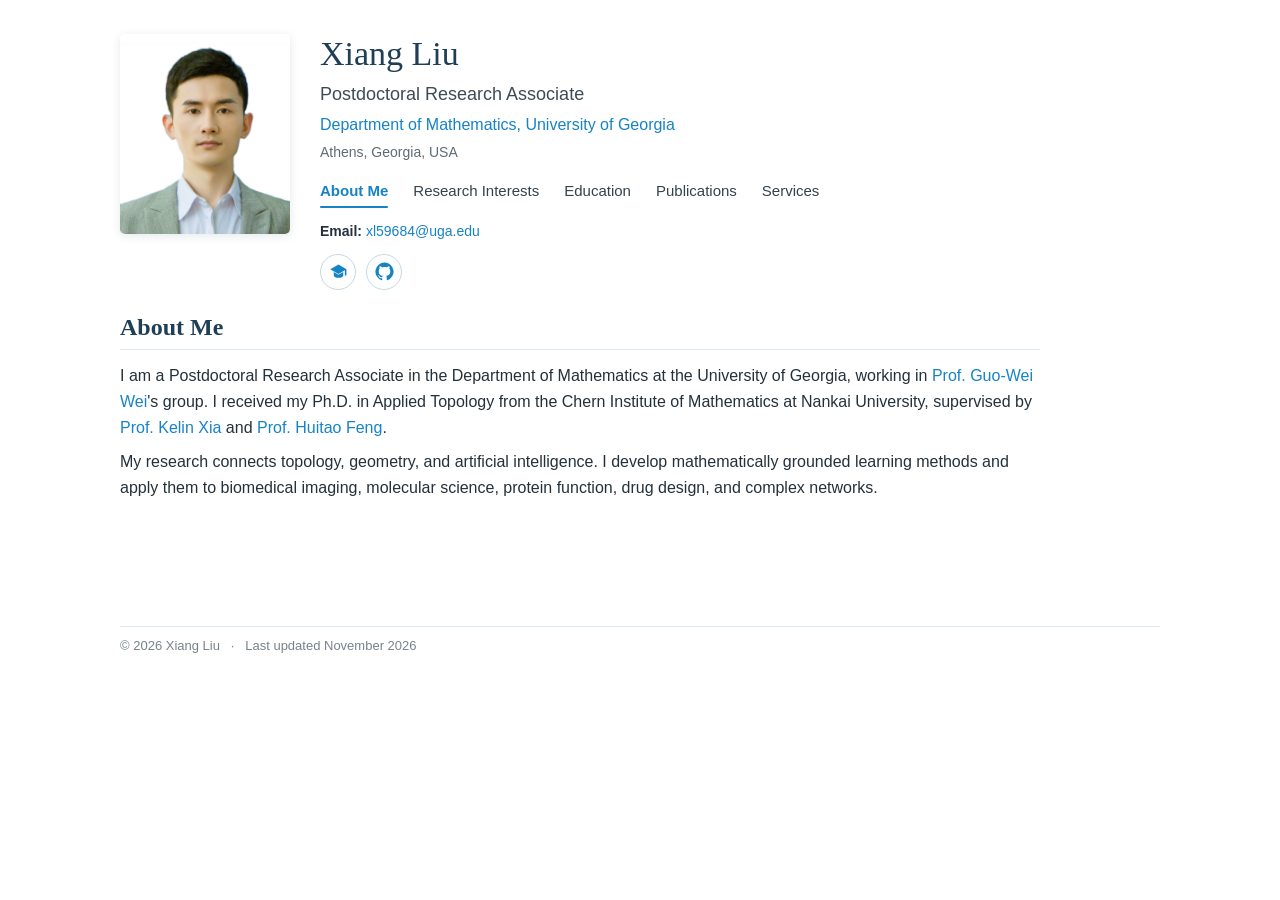
<file: site/index.html>
<!doctype html>
<html lang="en"><head><meta charset="utf-8"><meta name="viewport" content="width=device-width,initial-scale=1">
<title>About Me | Xiang Liu</title><meta name="description" content="Xiang Liu is a Postdoctoral Research Associate in the Department of Mathematics at the University of Georgia, working in topological data analysis, topological deep learning, mathematical AI, and AI for science.">
<link rel="stylesheet" href="style.css?v=20260721-1"></head>
<body><main class="page"><section class="profile" id="home">
  <img class="portrait" src="avatar.jpg" alt="Xiang Liu">
  <div class="identity">
    <h1>Xiang Liu</h1>
    <p class="role">Postdoctoral Research Associate</p>
    <p><a href="https://www.math.uga.edu/">Department of Mathematics, University of Georgia</a></p>
    <p class="location">Athens, Georgia, USA</p>
    <nav aria-label="Primary navigation">
<a href="index.html" data-page="about" class="active" aria-current="page">About Me</a>
<a href="research.html" data-page="research">Research Interests</a>
<a href="education.html" data-page="education">Education</a>
<a href="publications.html" data-page="publications">Publications</a>
<a href="services.html" data-page="services">Services</a>
</nav>
    <p class="contact"><b>Email:</b> <a href="mailto:xl59684@uga.edu">xl59684@uga.edu</a></p>
    <div class="profile-icons" aria-label="Academic profiles">
<a href="https://scholar.google.com/citations?user=dQ2GJ_IAAAAJ&hl=en" aria-label="Google Scholar" title="Google Scholar"><svg viewBox="0 0 24 24" aria-hidden="true"><path d="M12 3 1.5 9 12 15l8-4.57V17h2V9L12 3Zm-6 9.75V17c0 1.7 3 3 6 3s6-1.3 6-3v-4.25L12 16.2 6 12.75Z"/></svg></a>
<a href="https://github.com/LiuXiangMath" aria-label="GitHub" title="GitHub"><svg viewBox="0 0 24 24" aria-hidden="true"><path d="M12 .7A11.5 11.5 0 0 0 8.36 23.1c.58.1.79-.25.79-.56v-2.03c-3.22.7-3.9-1.37-3.9-1.37-.52-1.34-1.28-1.7-1.28-1.7-1.05-.72.08-.71.08-.71 1.16.08 1.77 1.19 1.77 1.19 1.03 1.77 2.7 1.26 3.36.96.1-.75.4-1.26.73-1.55-2.57-.29-5.27-1.29-5.27-5.73 0-1.27.45-2.3 1.19-3.11-.12-.29-.52-1.47.11-3.07 0 0 .97-.31 3.16 1.19A10.96 10.96 0 0 1 12 6.22c.98 0 1.95.13 2.86.39 2.2-1.5 3.16-1.19 3.16-1.19.63 1.6.23 2.78.11 3.07.74.81 1.19 1.84 1.19 3.11 0 4.45-2.71 5.43-5.29 5.72.42.36.79 1.07.79 2.16v3.06c0 .31.21.67.8.56A11.5 11.5 0 0 0 12 .7Z"/></svg></a>
</div>
  </div>
</section>
<div class="page-content"><section id="about"><h2>About Me</h2>
<p>I am a Postdoctoral Research Associate in the Department of Mathematics at the University of Georgia, working in <a href="https://guowei-uga.github.io/">Prof. Guo-Wei Wei</a>'s group. I received my Ph.D. in Applied Topology from the Chern Institute of Mathematics at Nankai University, supervised by <a href="https://personal.ntu.edu.sg/XIAKELIN/index.html">Prof. Kelin Xia</a> and <a href="https://msrc.cqut.edu.cn/info/1018/1015.htm">Prof. Huitao Feng</a>.</p>
<p>My research connects topology, geometry, and artificial intelligence. I develop mathematically grounded learning methods and apply them to biomedical imaging, molecular science, protein function, drug design, and complex networks.</p>
</section></div>
<footer><hr><p>© 2026 Xiang Liu &nbsp; · &nbsp; Last updated November 2026</p></footer>
</main></body></html>
</file>
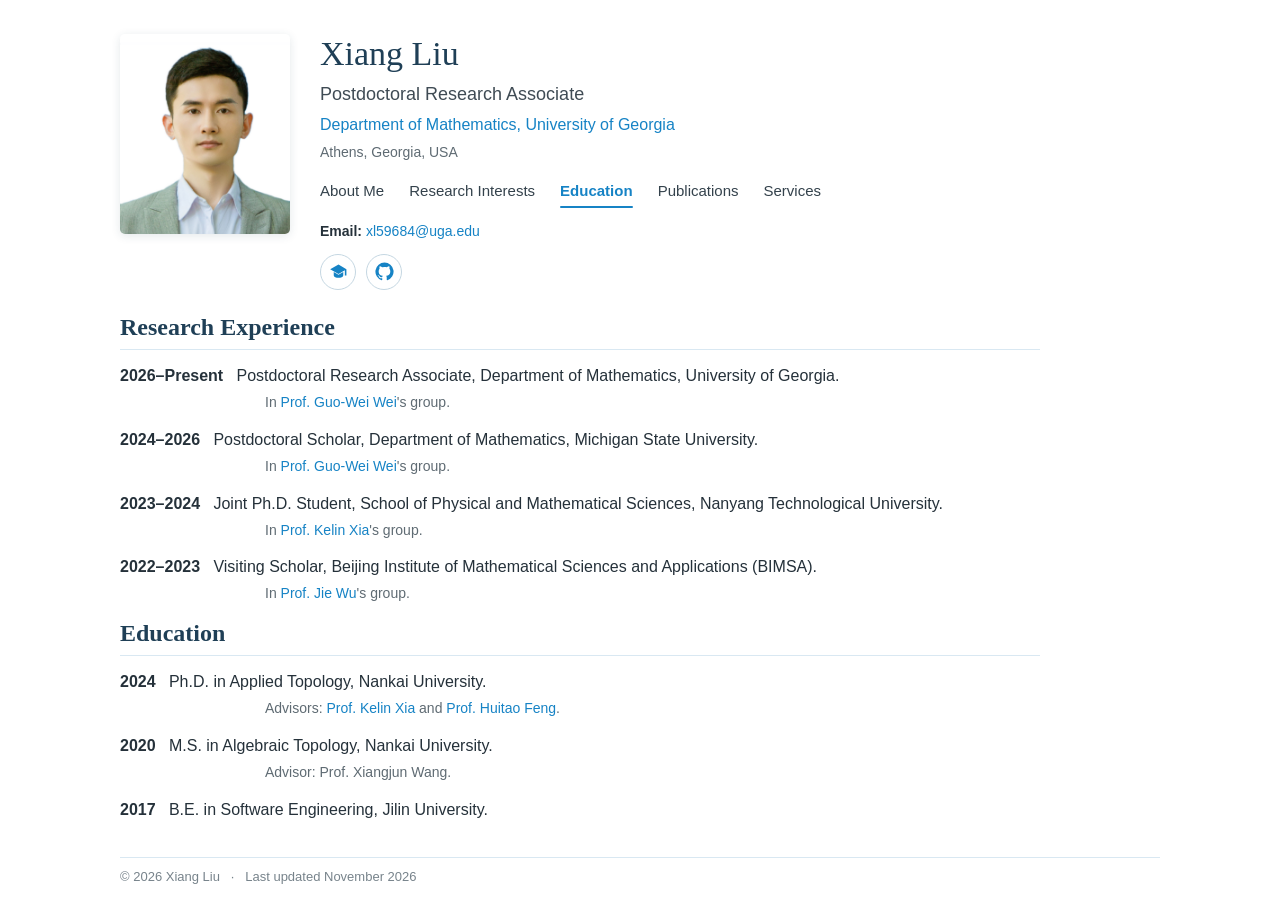
<file: site/education.html>
<!doctype html>
<html lang="en"><head><meta charset="utf-8"><meta name="viewport" content="width=device-width,initial-scale=1">
<title>Education | Xiang Liu</title><meta name="description" content="Xiang Liu is a Postdoctoral Research Associate in the Department of Mathematics at the University of Georgia, working in topological data analysis, topological deep learning, mathematical AI, and AI for science.">
<link rel="stylesheet" href="style.css?v=20260721-1"></head>
<body><main class="page"><section class="profile" id="home">
  <img class="portrait" src="avatar.jpg" alt="Xiang Liu">
  <div class="identity">
    <h1>Xiang Liu</h1>
    <p class="role">Postdoctoral Research Associate</p>
    <p><a href="https://www.math.uga.edu/">Department of Mathematics, University of Georgia</a></p>
    <p class="location">Athens, Georgia, USA</p>
    <nav aria-label="Primary navigation">
<a href="index.html" data-page="about">About Me</a>
<a href="research.html" data-page="research">Research Interests</a>
<a href="education.html" data-page="education" class="active" aria-current="page">Education</a>
<a href="publications.html" data-page="publications">Publications</a>
<a href="services.html" data-page="services">Services</a>
</nav>
    <p class="contact"><b>Email:</b> <a href="mailto:xl59684@uga.edu">xl59684@uga.edu</a></p>
    <div class="profile-icons" aria-label="Academic profiles">
<a href="https://scholar.google.com/citations?user=dQ2GJ_IAAAAJ&hl=en" aria-label="Google Scholar" title="Google Scholar"><svg viewBox="0 0 24 24" aria-hidden="true"><path d="M12 3 1.5 9 12 15l8-4.57V17h2V9L12 3Zm-6 9.75V17c0 1.7 3 3 6 3s6-1.3 6-3v-4.25L12 16.2 6 12.75Z"/></svg></a>
<a href="https://github.com/LiuXiangMath" aria-label="GitHub" title="GitHub"><svg viewBox="0 0 24 24" aria-hidden="true"><path d="M12 .7A11.5 11.5 0 0 0 8.36 23.1c.58.1.79-.25.79-.56v-2.03c-3.22.7-3.9-1.37-3.9-1.37-.52-1.34-1.28-1.7-1.28-1.7-1.05-.72.08-.71.08-.71 1.16.08 1.77 1.19 1.77 1.19 1.03 1.77 2.7 1.26 3.36.96.1-.75.4-1.26.73-1.55-2.57-.29-5.27-1.29-5.27-5.73 0-1.27.45-2.3 1.19-3.11-.12-.29-.52-1.47.11-3.07 0 0 .97-.31 3.16 1.19A10.96 10.96 0 0 1 12 6.22c.98 0 1.95.13 2.86.39 2.2-1.5 3.16-1.19 3.16-1.19.63 1.6.23 2.78.11 3.07.74.81 1.19 1.84 1.19 3.11 0 4.45-2.71 5.43-5.29 5.72.42.36.79 1.07.79 2.16v3.06c0 .31.21.67.8.56A11.5 11.5 0 0 0 12 .7Z"/></svg></a>
</div>
  </div>
</section>
<div class="page-content"><section id="education"><h2>Research Experience</h2>
<ul class="dated">
<li><b>2026–Present</b> &nbsp; Postdoctoral Research Associate, Department of Mathematics, University of Georgia.<br><span>In <a href="https://guowei-uga.github.io/">Prof. Guo-Wei Wei</a>'s group.</span></li>
<li><b>2024–2026</b> &nbsp; Postdoctoral Scholar, Department of Mathematics, Michigan State University.<br><span>In <a href="https://guowei-uga.github.io/">Prof. Guo-Wei Wei</a>'s group.</span></li>
<li><b>2023–2024</b> &nbsp; Joint Ph.D. Student, School of Physical and Mathematical Sciences, Nanyang Technological University.<br><span>In <a href="https://personal.ntu.edu.sg/XIAKELIN/index.html">Prof. Kelin Xia</a>'s group.</span></li>
<li><b>2022–2023</b> &nbsp; Visiting Scholar, Beijing Institute of Mathematical Sciences and Applications (BIMSA).<br><span>In <a href="https://www.bimsa.cn/detail/jiewu.html">Prof. Jie Wu</a>'s group.</span></li>
</ul>
<h2 class="subsection-title">Education</h2>
<ul class="dated">
<li><b>2024</b> &nbsp; Ph.D. in Applied Topology, Nankai University.<br><span>Advisors: <a href="https://personal.ntu.edu.sg/XIAKELIN/index.html">Prof. Kelin Xia</a> and <a href="https://math.nankai.edu.cn/2016/1112/c5621a49486/page.htm">Prof. Huitao Feng</a>.</span></li>
<li><b>2020</b> &nbsp; M.S. in Algebraic Topology, Nankai University.<br><span>Advisor: Prof. Xiangjun Wang.</span></li>
<li><b>2017</b> &nbsp; B.E. in Software Engineering, Jilin University.</li>
</ul>
</section></div>
<footer><hr><p>© 2026 Xiang Liu &nbsp; · &nbsp; Last updated November 2026</p></footer>
</main></body></html>
</file>
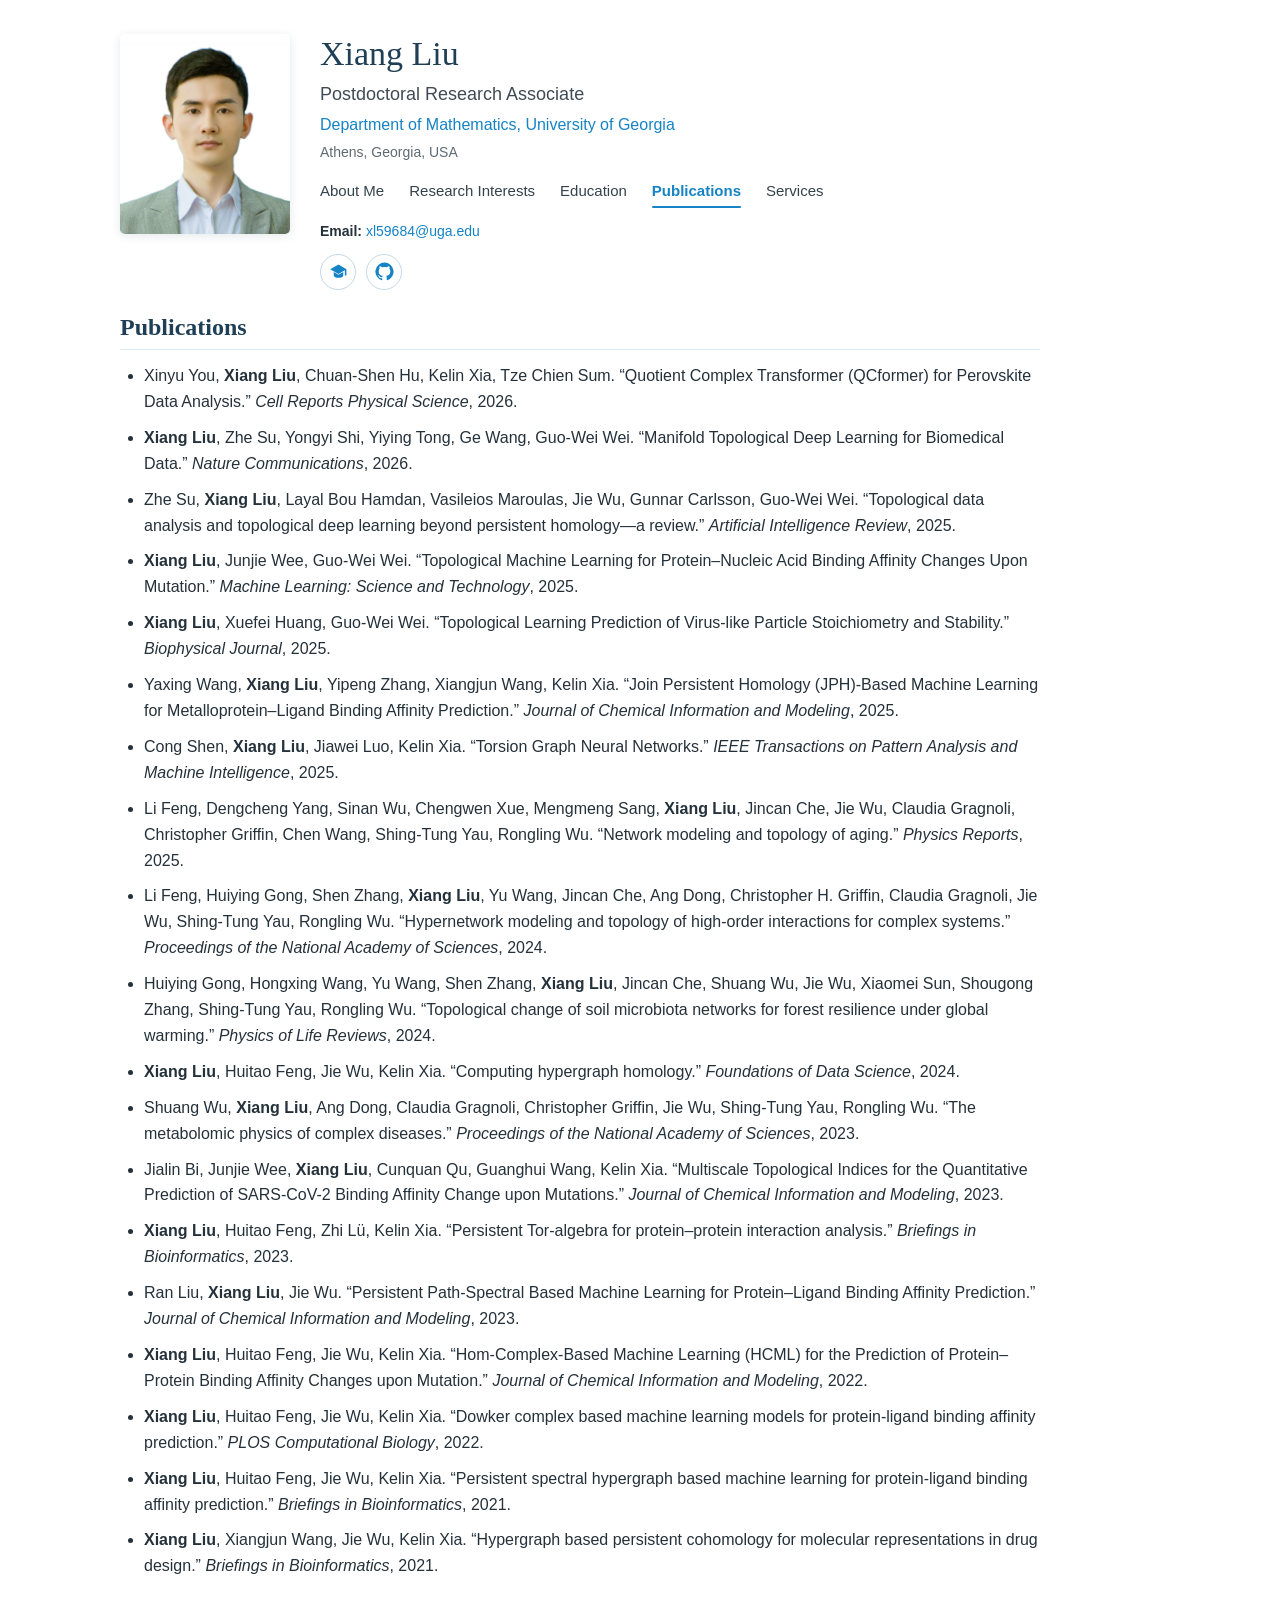
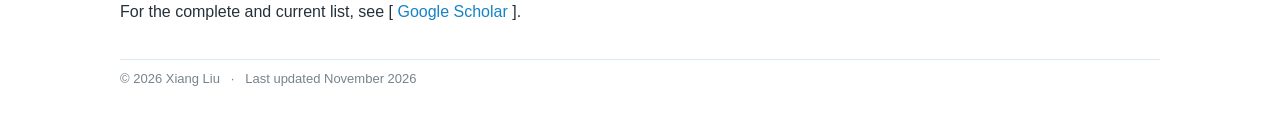
<file: site/publications.html>
<!doctype html>
<html lang="en"><head><meta charset="utf-8"><meta name="viewport" content="width=device-width,initial-scale=1">
<title>Publications | Xiang Liu</title><meta name="description" content="Xiang Liu is a Postdoctoral Research Associate in the Department of Mathematics at the University of Georgia, working in topological data analysis, topological deep learning, mathematical AI, and AI for science.">
<link rel="stylesheet" href="style.css?v=20260721-1"></head>
<body><main class="page"><section class="profile" id="home">
  <img class="portrait" src="avatar.jpg" alt="Xiang Liu">
  <div class="identity">
    <h1>Xiang Liu</h1>
    <p class="role">Postdoctoral Research Associate</p>
    <p><a href="https://www.math.uga.edu/">Department of Mathematics, University of Georgia</a></p>
    <p class="location">Athens, Georgia, USA</p>
    <nav aria-label="Primary navigation">
<a href="index.html" data-page="about">About Me</a>
<a href="research.html" data-page="research">Research Interests</a>
<a href="education.html" data-page="education">Education</a>
<a href="publications.html" data-page="publications" class="active" aria-current="page">Publications</a>
<a href="services.html" data-page="services">Services</a>
</nav>
    <p class="contact"><b>Email:</b> <a href="mailto:xl59684@uga.edu">xl59684@uga.edu</a></p>
    <div class="profile-icons" aria-label="Academic profiles">
<a href="https://scholar.google.com/citations?user=dQ2GJ_IAAAAJ&hl=en" aria-label="Google Scholar" title="Google Scholar"><svg viewBox="0 0 24 24" aria-hidden="true"><path d="M12 3 1.5 9 12 15l8-4.57V17h2V9L12 3Zm-6 9.75V17c0 1.7 3 3 6 3s6-1.3 6-3v-4.25L12 16.2 6 12.75Z"/></svg></a>
<a href="https://github.com/LiuXiangMath" aria-label="GitHub" title="GitHub"><svg viewBox="0 0 24 24" aria-hidden="true"><path d="M12 .7A11.5 11.5 0 0 0 8.36 23.1c.58.1.79-.25.79-.56v-2.03c-3.22.7-3.9-1.37-3.9-1.37-.52-1.34-1.28-1.7-1.28-1.7-1.05-.72.08-.71.08-.71 1.16.08 1.77 1.19 1.77 1.19 1.03 1.77 2.7 1.26 3.36.96.1-.75.4-1.26.73-1.55-2.57-.29-5.27-1.29-5.27-5.73 0-1.27.45-2.3 1.19-3.11-.12-.29-.52-1.47.11-3.07 0 0 .97-.31 3.16 1.19A10.96 10.96 0 0 1 12 6.22c.98 0 1.95.13 2.86.39 2.2-1.5 3.16-1.19 3.16-1.19.63 1.6.23 2.78.11 3.07.74.81 1.19 1.84 1.19 3.11 0 4.45-2.71 5.43-5.29 5.72.42.36.79 1.07.79 2.16v3.06c0 .31.21.67.8.56A11.5 11.5 0 0 0 12 .7Z"/></svg></a>
</div>
  </div>
</section>
<div class="page-content"><section id="publications"><h2>Publications</h2>
<ul class="publication-list">
<li>Xinyu You, <b>Xiang Liu</b>, Chuan-Shen Hu, Kelin Xia, Tze Chien Sum. “Quotient Complex Transformer (QCformer) for Perovskite Data Analysis.” <i>Cell Reports Physical Science</i>, 2026.</li>
<li><b>Xiang Liu</b>, Zhe Su, Yongyi Shi, Yiying Tong, Ge Wang, Guo-Wei Wei. “Manifold Topological Deep Learning for Biomedical Data.” <i>Nature Communications</i>, 2026.</li>
<li>Zhe Su, <b>Xiang Liu</b>, Layal Bou Hamdan, Vasileios Maroulas, Jie Wu, Gunnar Carlsson, Guo-Wei Wei. “Topological data analysis and topological deep learning beyond persistent homology—a review.” <i>Artificial Intelligence Review</i>, 2025.</li>
<li><b>Xiang Liu</b>, Junjie Wee, Guo-Wei Wei. “Topological Machine Learning for Protein–Nucleic Acid Binding Affinity Changes Upon Mutation.” <i>Machine Learning: Science and Technology</i>, 2025.</li>
<li><b>Xiang Liu</b>, Xuefei Huang, Guo-Wei Wei. “Topological Learning Prediction of Virus-like Particle Stoichiometry and Stability.” <i>Biophysical Journal</i>, 2025.</li>
<li>Yaxing Wang, <b>Xiang Liu</b>, Yipeng Zhang, Xiangjun Wang, Kelin Xia. “Join Persistent Homology (JPH)-Based Machine Learning for Metalloprotein–Ligand Binding Affinity Prediction.” <i>Journal of Chemical Information and Modeling</i>, 2025.</li>
<li>Cong Shen, <b>Xiang Liu</b>, Jiawei Luo, Kelin Xia. “Torsion Graph Neural Networks.” <i>IEEE Transactions on Pattern Analysis and Machine Intelligence</i>, 2025.</li>
<li>Li Feng, Dengcheng Yang, Sinan Wu, Chengwen Xue, Mengmeng Sang, <b>Xiang Liu</b>, Jincan Che, Jie Wu, Claudia Gragnoli, Christopher Griffin, Chen Wang, Shing-Tung Yau, Rongling Wu. “Network modeling and topology of aging.” <i>Physics Reports</i>, 2025.</li>
<li>Li Feng, Huiying Gong, Shen Zhang, <b>Xiang Liu</b>, Yu Wang, Jincan Che, Ang Dong, Christopher H. Griffin, Claudia Gragnoli, Jie Wu, Shing-Tung Yau, Rongling Wu. “Hypernetwork modeling and topology of high-order interactions for complex systems.” <i>Proceedings of the National Academy of Sciences</i>, 2024.</li>
<li>Huiying Gong, Hongxing Wang, Yu Wang, Shen Zhang, <b>Xiang Liu</b>, Jincan Che, Shuang Wu, Jie Wu, Xiaomei Sun, Shougong Zhang, Shing-Tung Yau, Rongling Wu. “Topological change of soil microbiota networks for forest resilience under global warming.” <i>Physics of Life Reviews</i>, 2024.</li>
<li><b>Xiang Liu</b>, Huitao Feng, Jie Wu, Kelin Xia. “Computing hypergraph homology.” <i>Foundations of Data Science</i>, 2024.</li>
<li>Shuang Wu, <b>Xiang Liu</b>, Ang Dong, Claudia Gragnoli, Christopher Griffin, Jie Wu, Shing-Tung Yau, Rongling Wu. “The metabolomic physics of complex diseases.” <i>Proceedings of the National Academy of Sciences</i>, 2023.</li>
<li>Jialin Bi, Junjie Wee, <b>Xiang Liu</b>, Cunquan Qu, Guanghui Wang, Kelin Xia. “Multiscale Topological Indices for the Quantitative Prediction of SARS-CoV-2 Binding Affinity Change upon Mutations.” <i>Journal of Chemical Information and Modeling</i>, 2023.</li>
<li><b>Xiang Liu</b>, Huitao Feng, Zhi Lü, Kelin Xia. “Persistent Tor-algebra for protein–protein interaction analysis.” <i>Briefings in Bioinformatics</i>, 2023.</li>
<li>Ran Liu, <b>Xiang Liu</b>, Jie Wu. “Persistent Path-Spectral Based Machine Learning for Protein–Ligand Binding Affinity Prediction.” <i>Journal of Chemical Information and Modeling</i>, 2023.</li>
<li><b>Xiang Liu</b>, Huitao Feng, Jie Wu, Kelin Xia. “Hom-Complex-Based Machine Learning (HCML) for the Prediction of Protein–Protein Binding Affinity Changes upon Mutation.” <i>Journal of Chemical Information and Modeling</i>, 2022.</li>
<li><b>Xiang Liu</b>, Huitao Feng, Jie Wu, Kelin Xia. “Dowker complex based machine learning models for protein-ligand binding affinity prediction.” <i>PLOS Computational Biology</i>, 2022.</li>
<li><b>Xiang Liu</b>, Huitao Feng, Jie Wu, Kelin Xia. “Persistent spectral hypergraph based machine learning for protein-ligand binding affinity prediction.” <i>Briefings in Bioinformatics</i>, 2021.</li>
<li><b>Xiang Liu</b>, Xiangjun Wang, Jie Wu, Kelin Xia. “Hypergraph based persistent cohomology for molecular representations in drug design.” <i>Briefings in Bioinformatics</i>, 2021.</li>
</ul>
<p class="all-pubs">For the complete and current list, see [ <a href="https://scholar.google.com/citations?user=dQ2GJ_IAAAAJ&hl=en">Google Scholar</a> ].</p>
</section></div>
<footer><hr><p>© 2026 Xiang Liu &nbsp; · &nbsp; Last updated November 2026</p></footer>
</main></body></html>
</file>
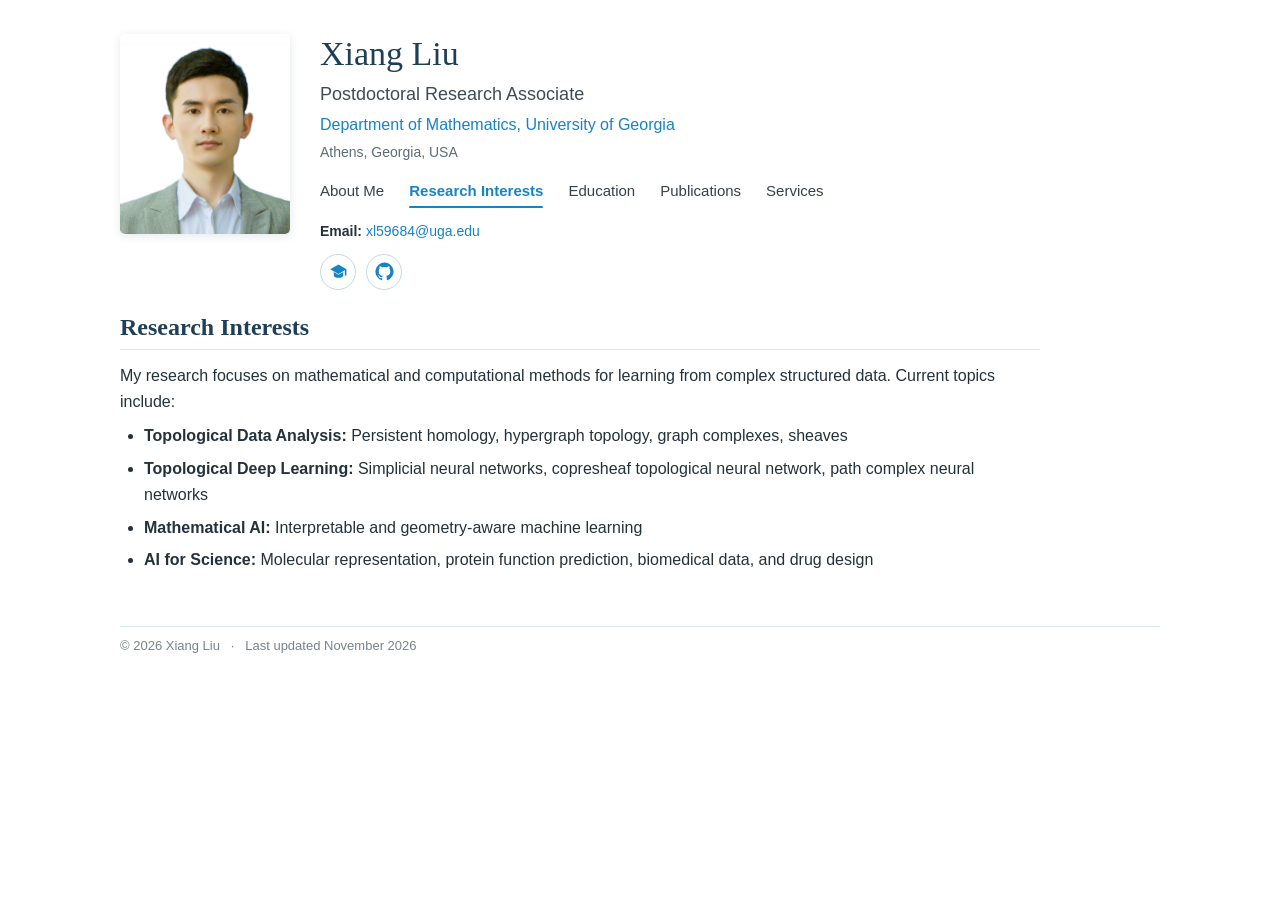
<file: site/research.html>
<!doctype html>
<html lang="en"><head><meta charset="utf-8"><meta name="viewport" content="width=device-width,initial-scale=1">
<title>Research Interests | Xiang Liu</title><meta name="description" content="Xiang Liu is a Postdoctoral Research Associate in the Department of Mathematics at the University of Georgia, working in topological data analysis, topological deep learning, mathematical AI, and AI for science.">
<link rel="stylesheet" href="style.css?v=20260721-1"></head>
<body><main class="page"><section class="profile" id="home">
  <img class="portrait" src="avatar.jpg" alt="Xiang Liu">
  <div class="identity">
    <h1>Xiang Liu</h1>
    <p class="role">Postdoctoral Research Associate</p>
    <p><a href="https://www.math.uga.edu/">Department of Mathematics, University of Georgia</a></p>
    <p class="location">Athens, Georgia, USA</p>
    <nav aria-label="Primary navigation">
<a href="index.html" data-page="about">About Me</a>
<a href="research.html" data-page="research" class="active" aria-current="page">Research Interests</a>
<a href="education.html" data-page="education">Education</a>
<a href="publications.html" data-page="publications">Publications</a>
<a href="services.html" data-page="services">Services</a>
</nav>
    <p class="contact"><b>Email:</b> <a href="mailto:xl59684@uga.edu">xl59684@uga.edu</a></p>
    <div class="profile-icons" aria-label="Academic profiles">
<a href="https://scholar.google.com/citations?user=dQ2GJ_IAAAAJ&hl=en" aria-label="Google Scholar" title="Google Scholar"><svg viewBox="0 0 24 24" aria-hidden="true"><path d="M12 3 1.5 9 12 15l8-4.57V17h2V9L12 3Zm-6 9.75V17c0 1.7 3 3 6 3s6-1.3 6-3v-4.25L12 16.2 6 12.75Z"/></svg></a>
<a href="https://github.com/LiuXiangMath" aria-label="GitHub" title="GitHub"><svg viewBox="0 0 24 24" aria-hidden="true"><path d="M12 .7A11.5 11.5 0 0 0 8.36 23.1c.58.1.79-.25.79-.56v-2.03c-3.22.7-3.9-1.37-3.9-1.37-.52-1.34-1.28-1.7-1.28-1.7-1.05-.72.08-.71.08-.71 1.16.08 1.77 1.19 1.77 1.19 1.03 1.77 2.7 1.26 3.36.96.1-.75.4-1.26.73-1.55-2.57-.29-5.27-1.29-5.27-5.73 0-1.27.45-2.3 1.19-3.11-.12-.29-.52-1.47.11-3.07 0 0 .97-.31 3.16 1.19A10.96 10.96 0 0 1 12 6.22c.98 0 1.95.13 2.86.39 2.2-1.5 3.16-1.19 3.16-1.19.63 1.6.23 2.78.11 3.07.74.81 1.19 1.84 1.19 3.11 0 4.45-2.71 5.43-5.29 5.72.42.36.79 1.07.79 2.16v3.06c0 .31.21.67.8.56A11.5 11.5 0 0 0 12 .7Z"/></svg></a>
</div>
  </div>
</section>
<div class="page-content"><section id="research"><h2>Research Interests</h2>
<p>My research focuses on mathematical and computational methods for learning from complex structured data. Current topics include:</p>
<ul>
<li><b>Topological Data Analysis:</b> Persistent homology, hypergraph topology, graph complexes, sheaves</li>
<li><b>Topological Deep Learning:</b> Simplicial neural networks, copresheaf topological neural network, path complex neural networks</li>
<li><b>Mathematical AI:</b> Interpretable and geometry-aware machine learning</li>
<li><b>AI for Science:</b> Molecular representation, protein function prediction, biomedical data, and drug design</li>
</ul>
</section></div>
<footer><hr><p>© 2026 Xiang Liu &nbsp; · &nbsp; Last updated November 2026</p></footer>
</main></body></html>
</file>
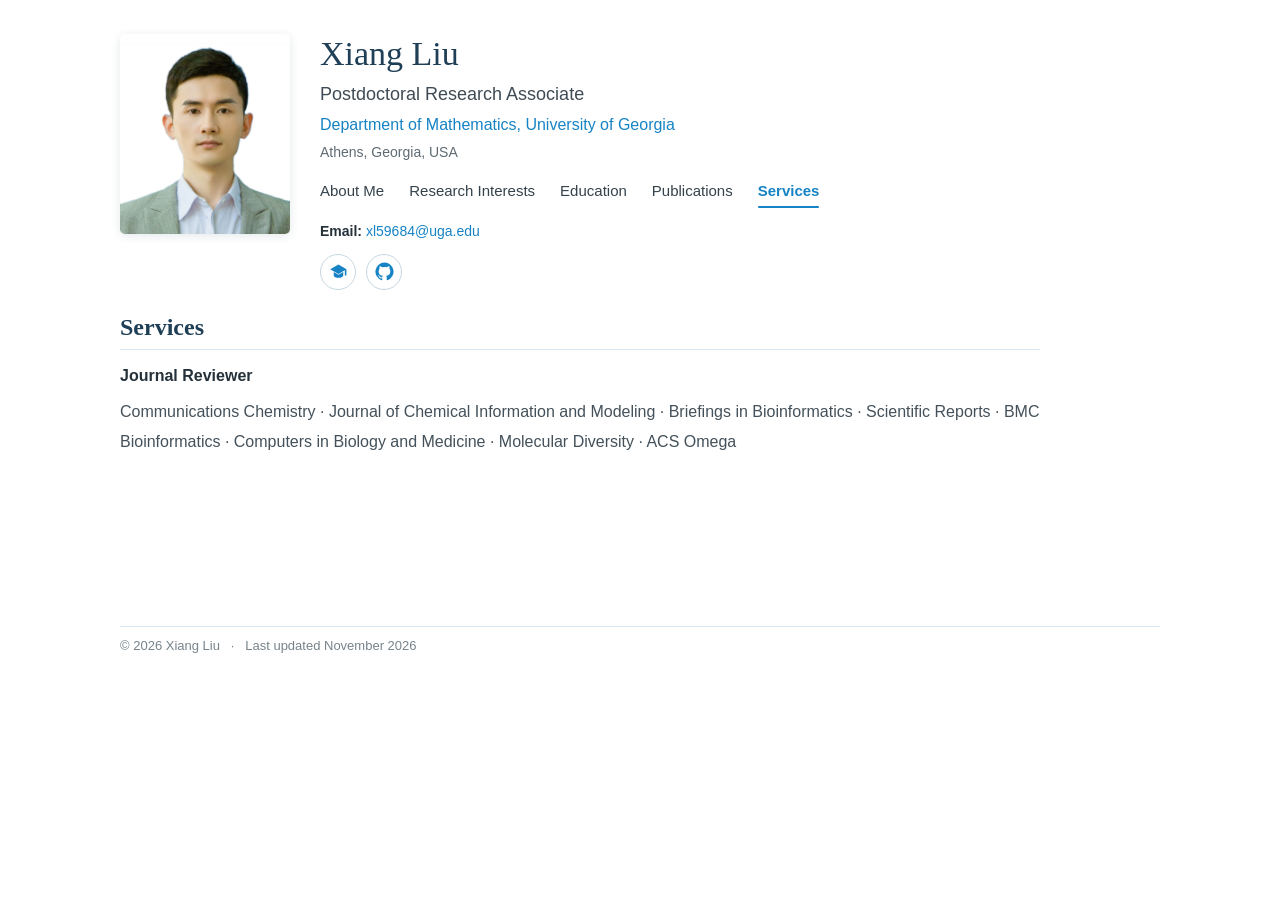
<file: site/services.html>
<!doctype html>
<html lang="en"><head><meta charset="utf-8"><meta name="viewport" content="width=device-width,initial-scale=1">
<title>Services | Xiang Liu</title><meta name="description" content="Xiang Liu is a Postdoctoral Research Associate in the Department of Mathematics at the University of Georgia, working in topological data analysis, topological deep learning, mathematical AI, and AI for science.">
<link rel="stylesheet" href="style.css?v=20260721-1"></head>
<body><main class="page"><section class="profile" id="home">
  <img class="portrait" src="avatar.jpg" alt="Xiang Liu">
  <div class="identity">
    <h1>Xiang Liu</h1>
    <p class="role">Postdoctoral Research Associate</p>
    <p><a href="https://www.math.uga.edu/">Department of Mathematics, University of Georgia</a></p>
    <p class="location">Athens, Georgia, USA</p>
    <nav aria-label="Primary navigation">
<a href="index.html" data-page="about">About Me</a>
<a href="research.html" data-page="research">Research Interests</a>
<a href="education.html" data-page="education">Education</a>
<a href="publications.html" data-page="publications">Publications</a>
<a href="services.html" data-page="services" class="active" aria-current="page">Services</a>
</nav>
    <p class="contact"><b>Email:</b> <a href="mailto:xl59684@uga.edu">xl59684@uga.edu</a></p>
    <div class="profile-icons" aria-label="Academic profiles">
<a href="https://scholar.google.com/citations?user=dQ2GJ_IAAAAJ&hl=en" aria-label="Google Scholar" title="Google Scholar"><svg viewBox="0 0 24 24" aria-hidden="true"><path d="M12 3 1.5 9 12 15l8-4.57V17h2V9L12 3Zm-6 9.75V17c0 1.7 3 3 6 3s6-1.3 6-3v-4.25L12 16.2 6 12.75Z"/></svg></a>
<a href="https://github.com/LiuXiangMath" aria-label="GitHub" title="GitHub"><svg viewBox="0 0 24 24" aria-hidden="true"><path d="M12 .7A11.5 11.5 0 0 0 8.36 23.1c.58.1.79-.25.79-.56v-2.03c-3.22.7-3.9-1.37-3.9-1.37-.52-1.34-1.28-1.7-1.28-1.7-1.05-.72.08-.71.08-.71 1.16.08 1.77 1.19 1.77 1.19 1.03 1.77 2.7 1.26 3.36.96.1-.75.4-1.26.73-1.55-2.57-.29-5.27-1.29-5.27-5.73 0-1.27.45-2.3 1.19-3.11-.12-.29-.52-1.47.11-3.07 0 0 .97-.31 3.16 1.19A10.96 10.96 0 0 1 12 6.22c.98 0 1.95.13 2.86.39 2.2-1.5 3.16-1.19 3.16-1.19.63 1.6.23 2.78.11 3.07.74.81 1.19 1.84 1.19 3.11 0 4.45-2.71 5.43-5.29 5.72.42.36.79 1.07.79 2.16v3.06c0 .31.21.67.8.56A11.5 11.5 0 0 0 12 .7Z"/></svg></a>
</div>
  </div>
</section>
<div class="page-content"><section id="services"><h2>Services</h2><p><b>Journal Reviewer</b></p>
<div class="reviewers">Communications Chemistry · Journal of Chemical Information and Modeling · Briefings in Bioinformatics · Scientific Reports · BMC Bioinformatics · Computers in Biology and Medicine · Molecular Diversity · ACS Omega</div>
</section></div>
<footer><hr><p>© 2026 Xiang Liu &nbsp; · &nbsp; Last updated November 2026</p></footer>
</main></body></html>
</file>
<file: site/style.css>
:root {
  --primary: #1683c5;
  --primary-dark: #126a9f;
  --text: #25313a;
  --muted: #5f6b73;
  --border: #d9e8f2;
}

* { box-sizing: border-box; }
html { scroll-behavior: smooth; }

body {
  margin: 0;
  background: #fff;
  color: var(--text);
  font-family: Arial, Helvetica, sans-serif;
  font-size: 16px;
  line-height: 1.62;
}

.page {
  width: min(1040px, calc(100% - 48px));
  margin: 34px auto 28px;
}

a {
  color: var(--primary);
  text-decoration: none;
}

a:hover { color: var(--primary-dark); text-decoration: underline; }

.profile {
  display: grid;
  grid-template-columns: 170px minmax(0, 1fr);
  gap: 30px;
  align-items: start;
  margin-bottom: 18px;
}

.portrait {
  width: 170px;
  height: 200px;
  object-fit: cover;
  border-radius: 5px;
  box-shadow: 0 2px 10px rgb(31 63 86 / 12%);
}

.identity h1 {
  margin: 0 0 6px;
  font: 500 34px/1.18 Georgia, "Times New Roman", serif;
  color: #1f3f56;
}

.identity h1 span {
  color: var(--muted);
  font-size: 20px;
  font-weight: 400;
}

.identity p { margin: 3px 0; }

.role {
  color: #3f4b54;
  font-size: 18px;
}

.location {
  color: var(--muted);
  font-size: 14px;
}

.identity nav {
  display: flex;
  flex-wrap: wrap;
  gap: 8px 25px;
  margin: 15px 0 12px;
}

.identity nav a {
  position: relative;
  padding: 0 0 5px;
  color: #34424c;
  font-size: 15px;
  font-weight: 500;
}

.identity nav a:hover {
  color: var(--primary);
  text-decoration: none;
}

.identity nav a.active {
  color: var(--primary);
  font-weight: 600;
}

.identity nav a.active::after {
  position: absolute;
  right: 0;
  bottom: 0;
  left: 0;
  height: 2px;
  border-radius: 2px;
  background: var(--primary);
  content: "";
}

.contact,
.profiles { font-size: 14px; }

.profile-icons {
  display: flex;
  gap: 10px;
  margin-top: 11px;
}

.profile-icons a {
  display: inline-flex;
  width: 36px;
  height: 36px;
  align-items: center;
  justify-content: center;
  border: 1px solid #c5d7e2;
  border-radius: 50%;
  color: var(--primary);
  transition: color .18s, border-color .18s, background .18s, transform .18s;
}

.profile-icons a:hover {
  border-color: var(--primary);
  background: #f3f9fc;
  color: var(--primary-dark);
  text-decoration: none;
  transform: translateY(-2px);
}

.profile-icons svg {
  width: 19px;
  height: 19px;
  fill: currentColor;
}

.page-content {
  width: min(100%, 920px);
  min-height: 280px;
}

section {
  margin: 24px 0;
  scroll-margin-top: 15px;
}

.page-content section { margin-top: 22px; }

h2 {
  margin: 0 0 13px;
  padding-bottom: 6px;
  border-bottom: 1px solid var(--border);
  color: #1f3f56;
  font: 600 24px/1.3 Georgia, "Times New Roman", serif;
}

h3 {
  margin: 20px 0 6px;
  color: var(--muted);
  font-size: 16px;
}

p { margin: 8px 0; }
ul { margin: 7px 0 12px; padding-left: 24px; }
li { margin: 7px 0; }
section#publications li { margin: 10px 0; }

.dated {
  padding-left: 0;
  list-style: none;
}

.dated li { margin: 12px 0; }

.dated span {
  padding-left: 145px;
  color: var(--muted);
  font-size: 14px;
}

.all-pubs { margin-top: 20px; }
.reviewers { color: #44515a; line-height: 1.9; }

footer {
  margin-top: 34px;
  color: #77838b;
  font-size: 13px;
}

footer hr {
  border: 0;
  border-top: 1px solid var(--border);
}

@media (max-width: 650px) {
  body { font-size: 15px; }

  .page {
    width: calc(100% - 28px);
    margin-top: 20px;
  }

  .profile {
    grid-template-columns: 1fr;
    gap: 16px;
  }

  .portrait {
    width: 140px;
    height: 165px;
  }

  .identity h1 { font-size: 30px; }

  .identity nav {
    gap: 7px 18px;
    margin-top: 13px;
  }

  .identity nav a { font-size: 13px; }
  .dated span { display: block; padding-left: 0; }
  h2 { font-size: 22px; }
}
</file>
